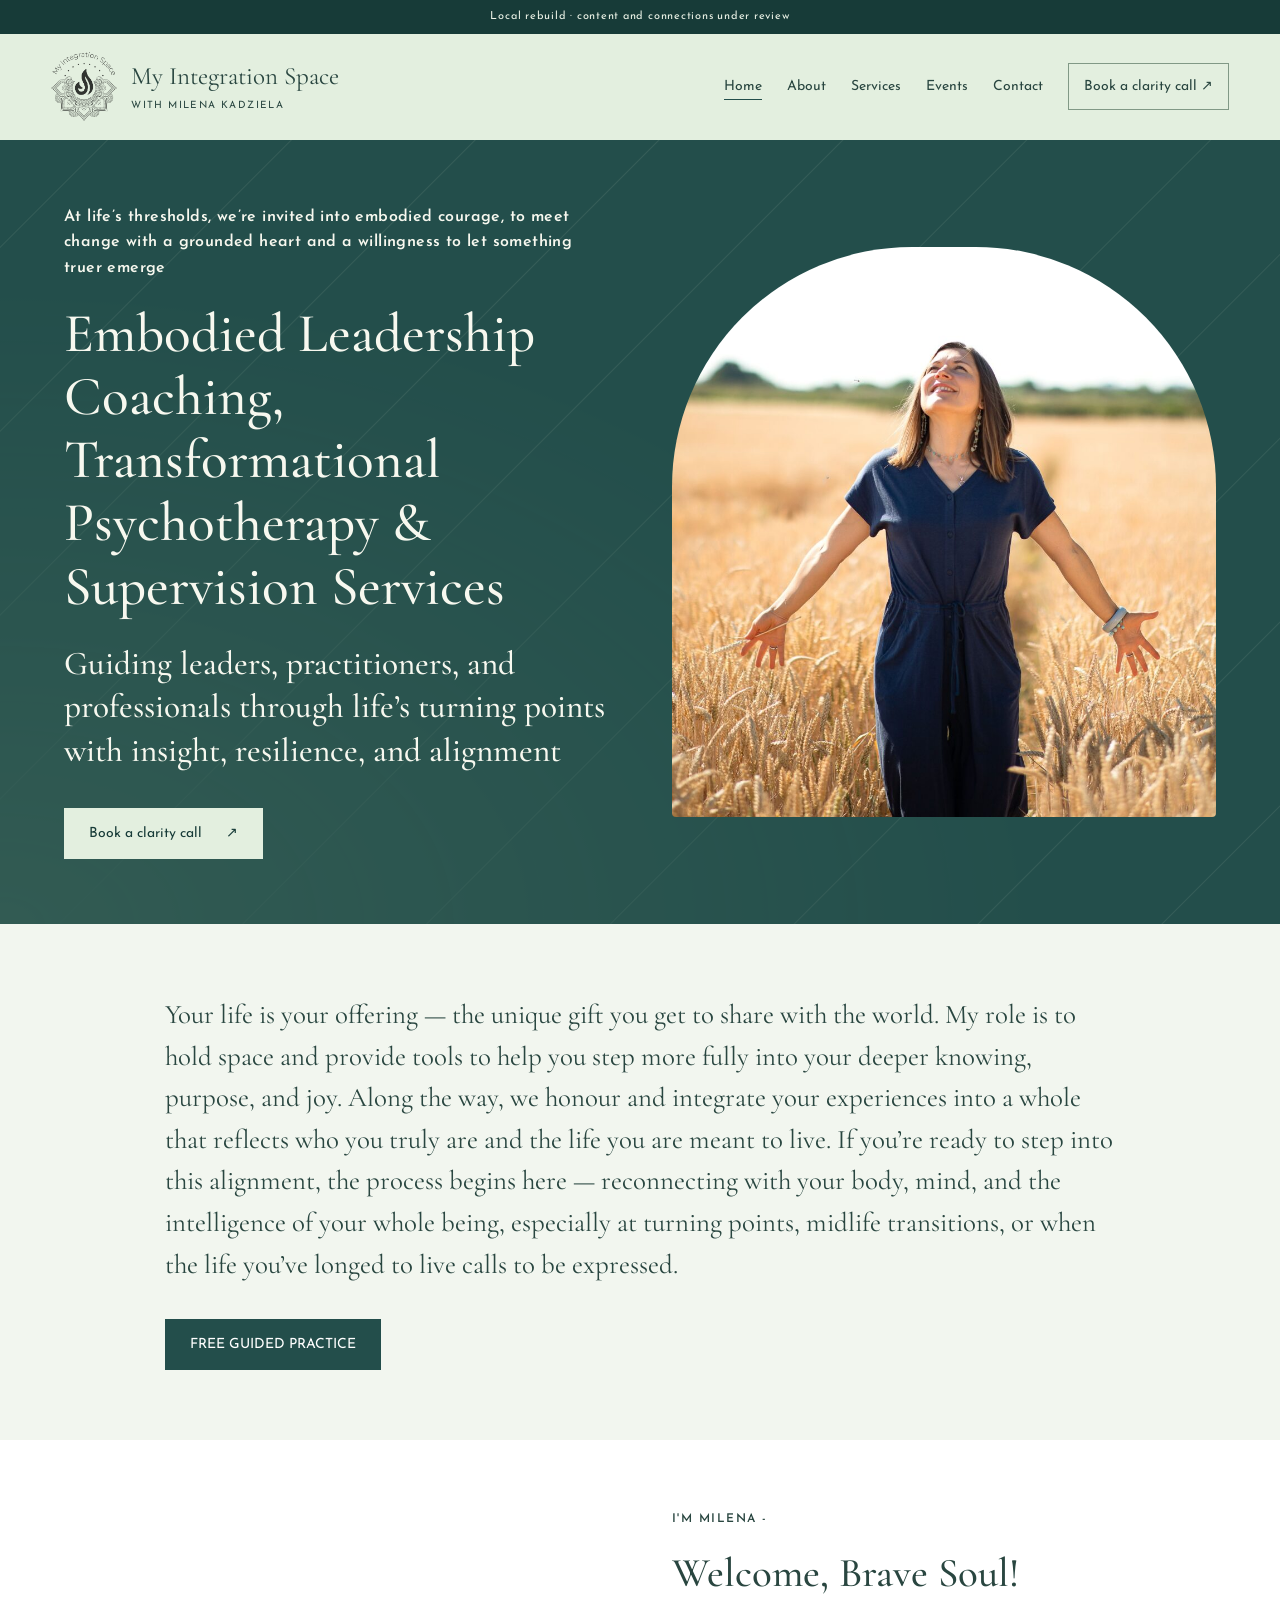
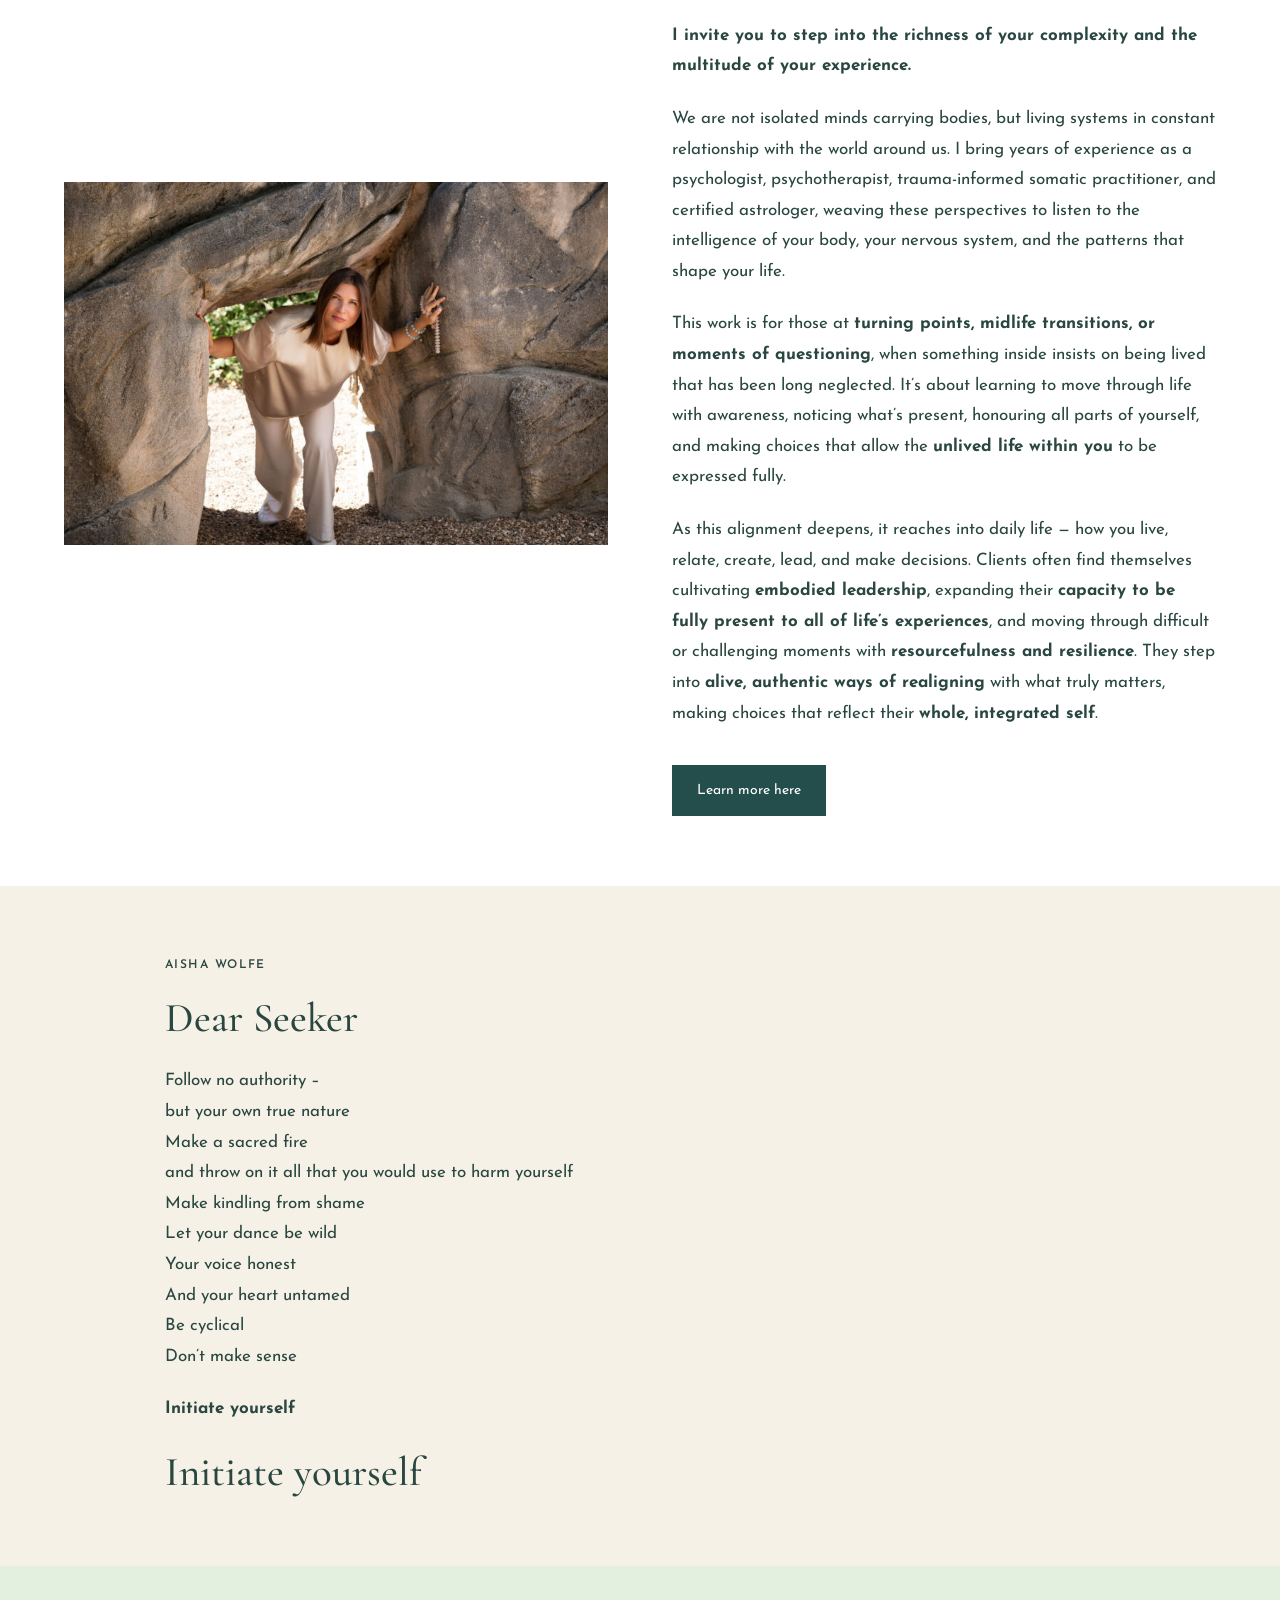
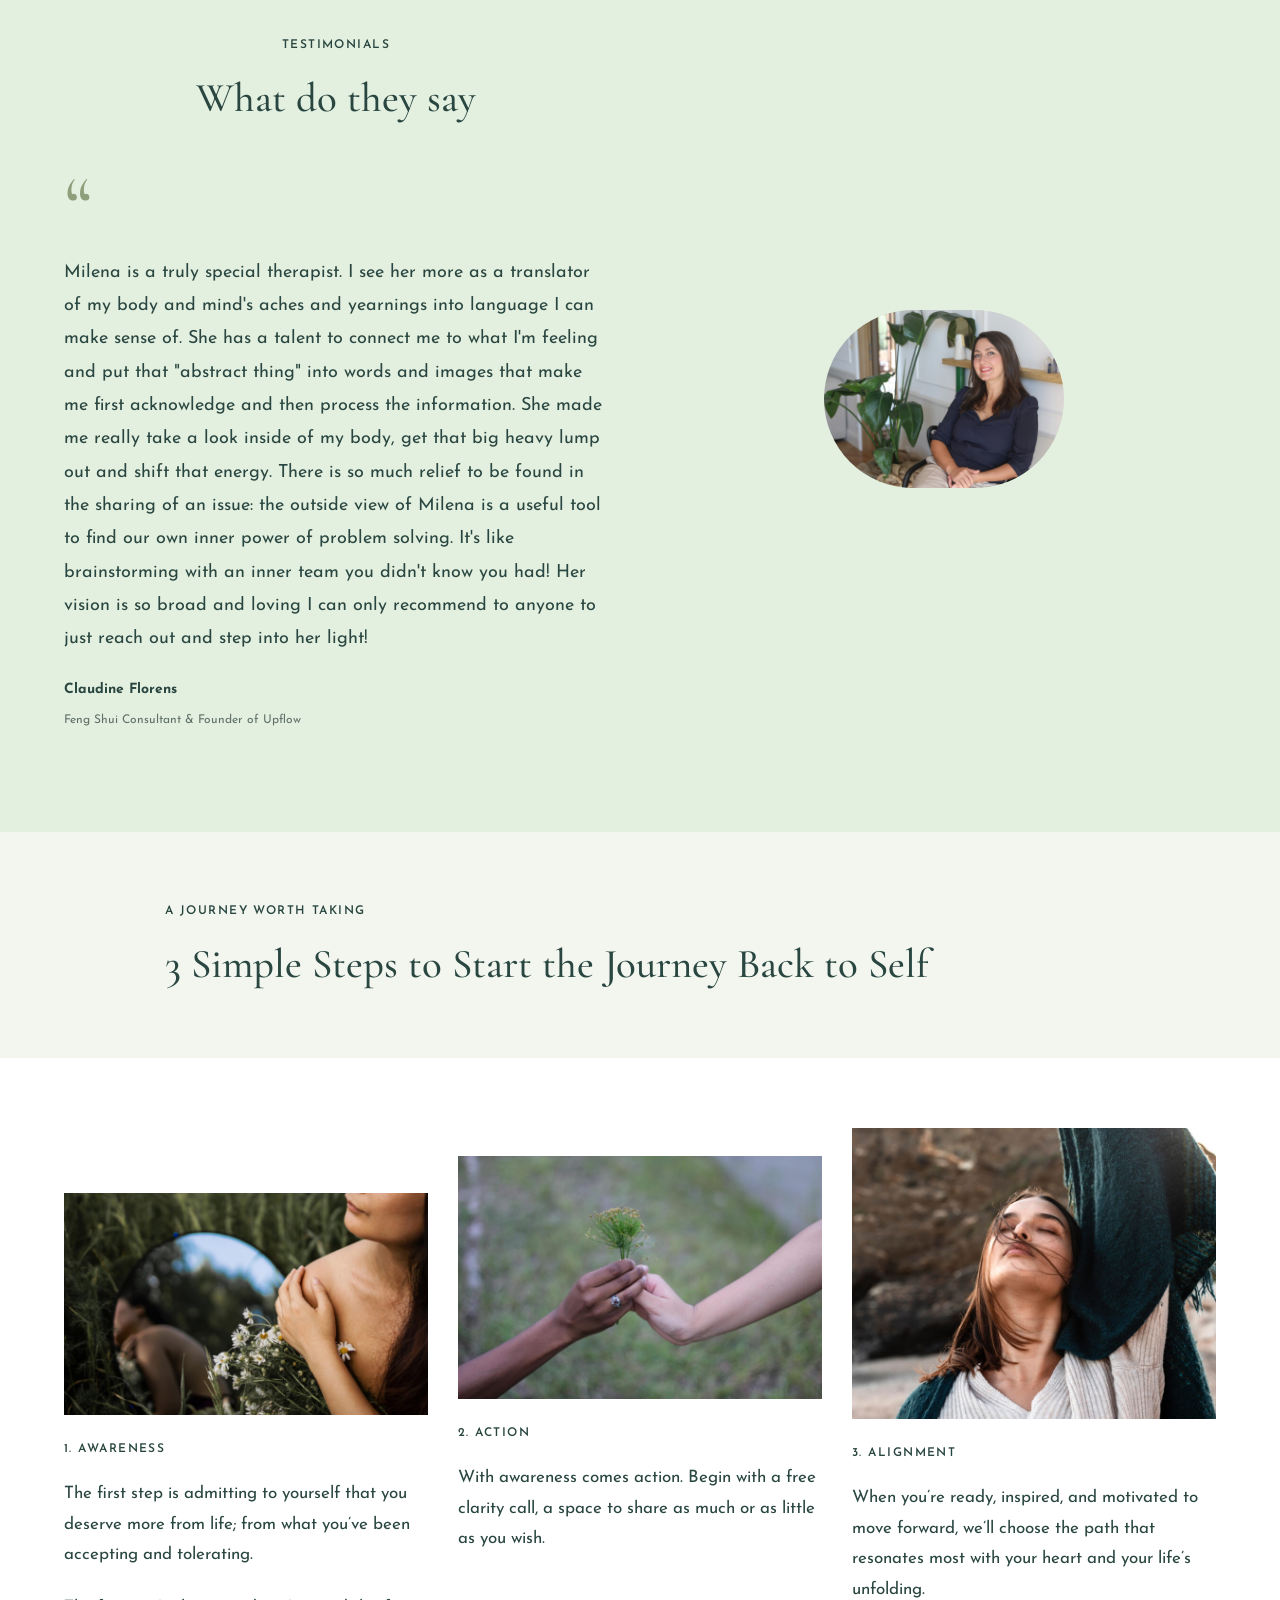
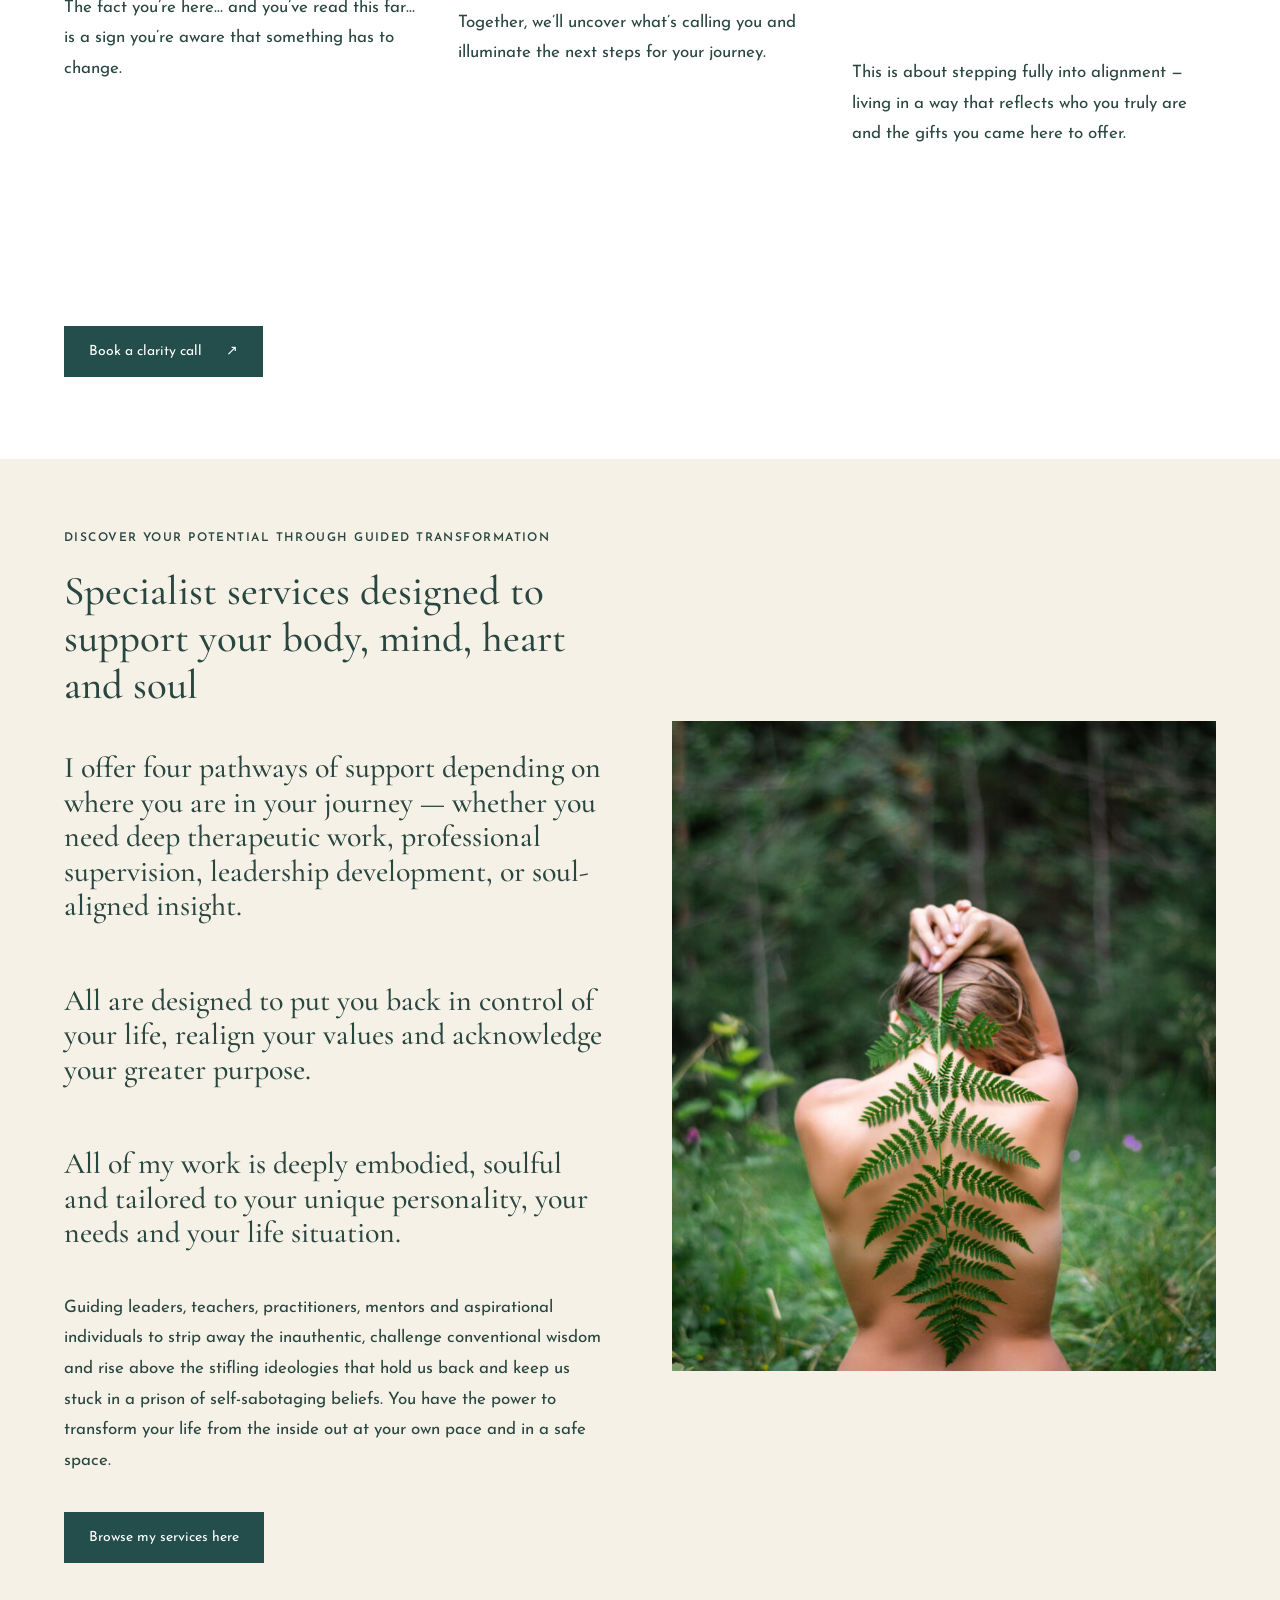
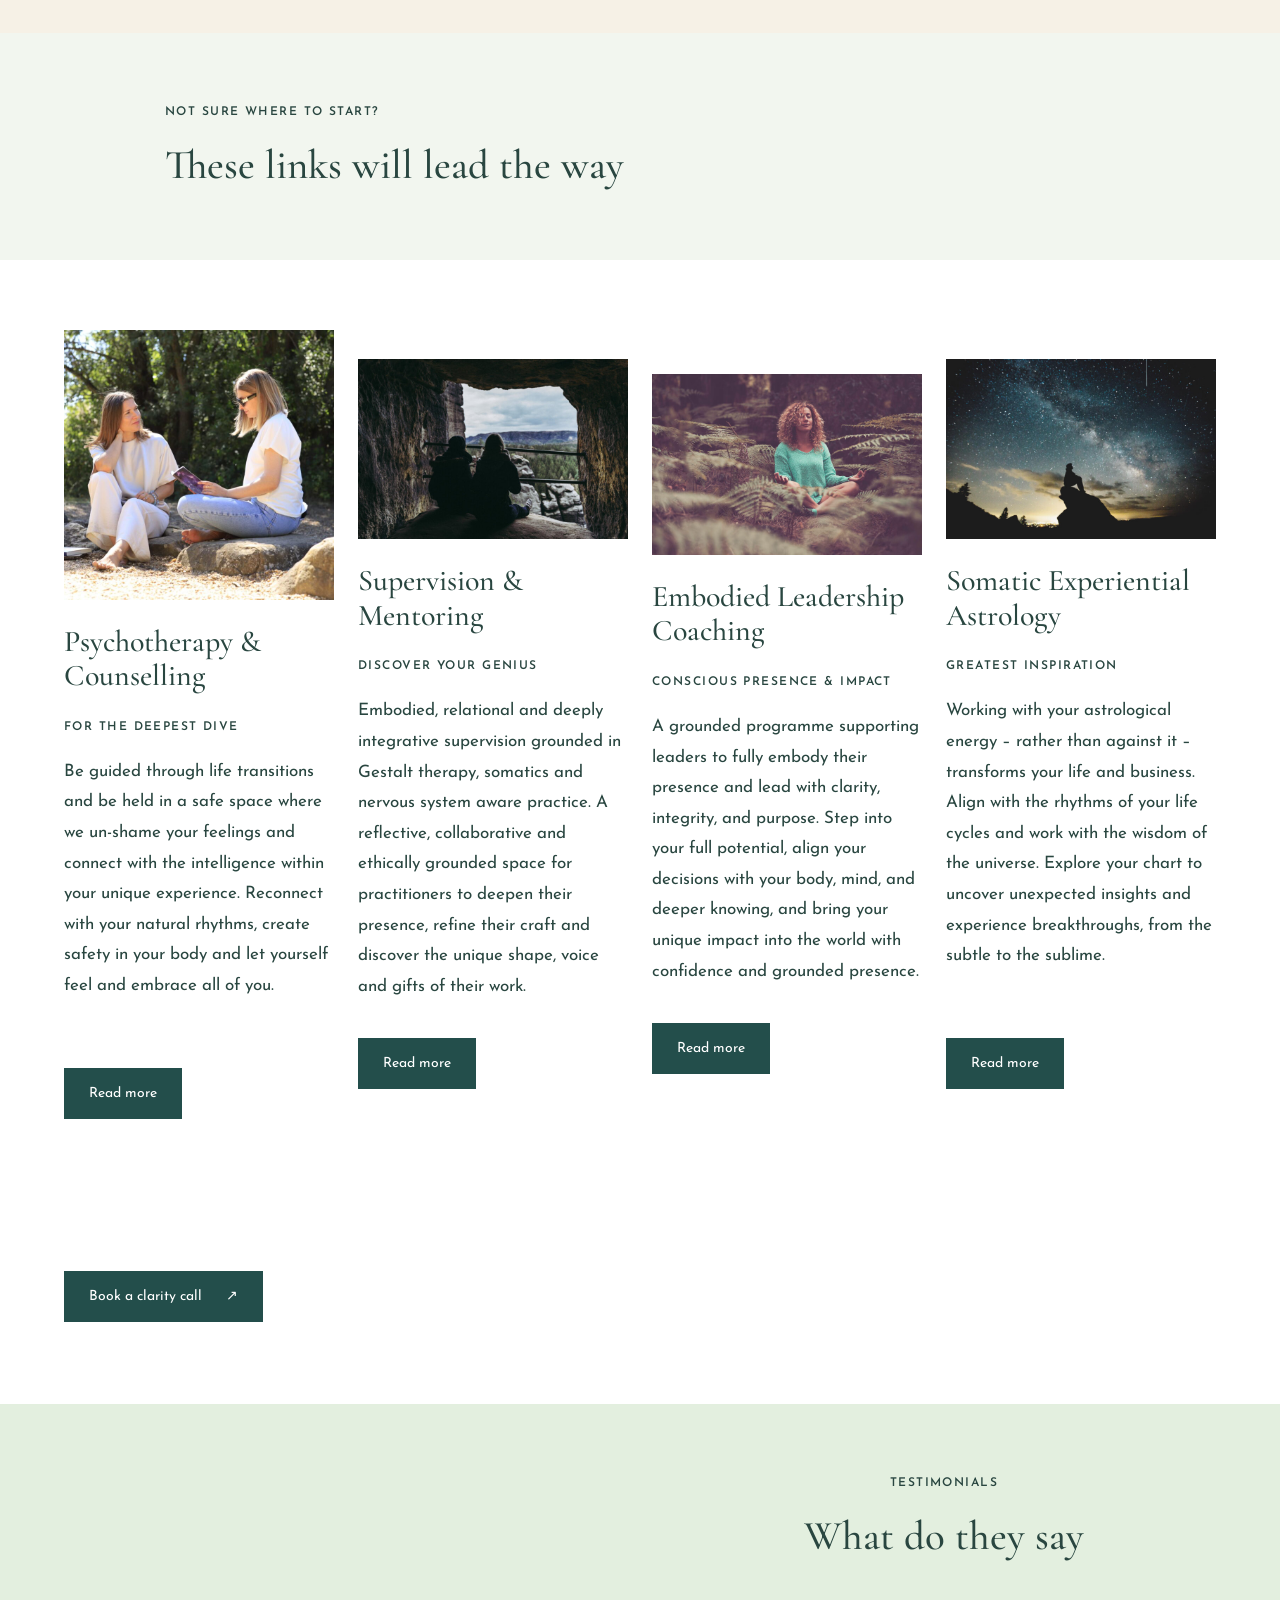
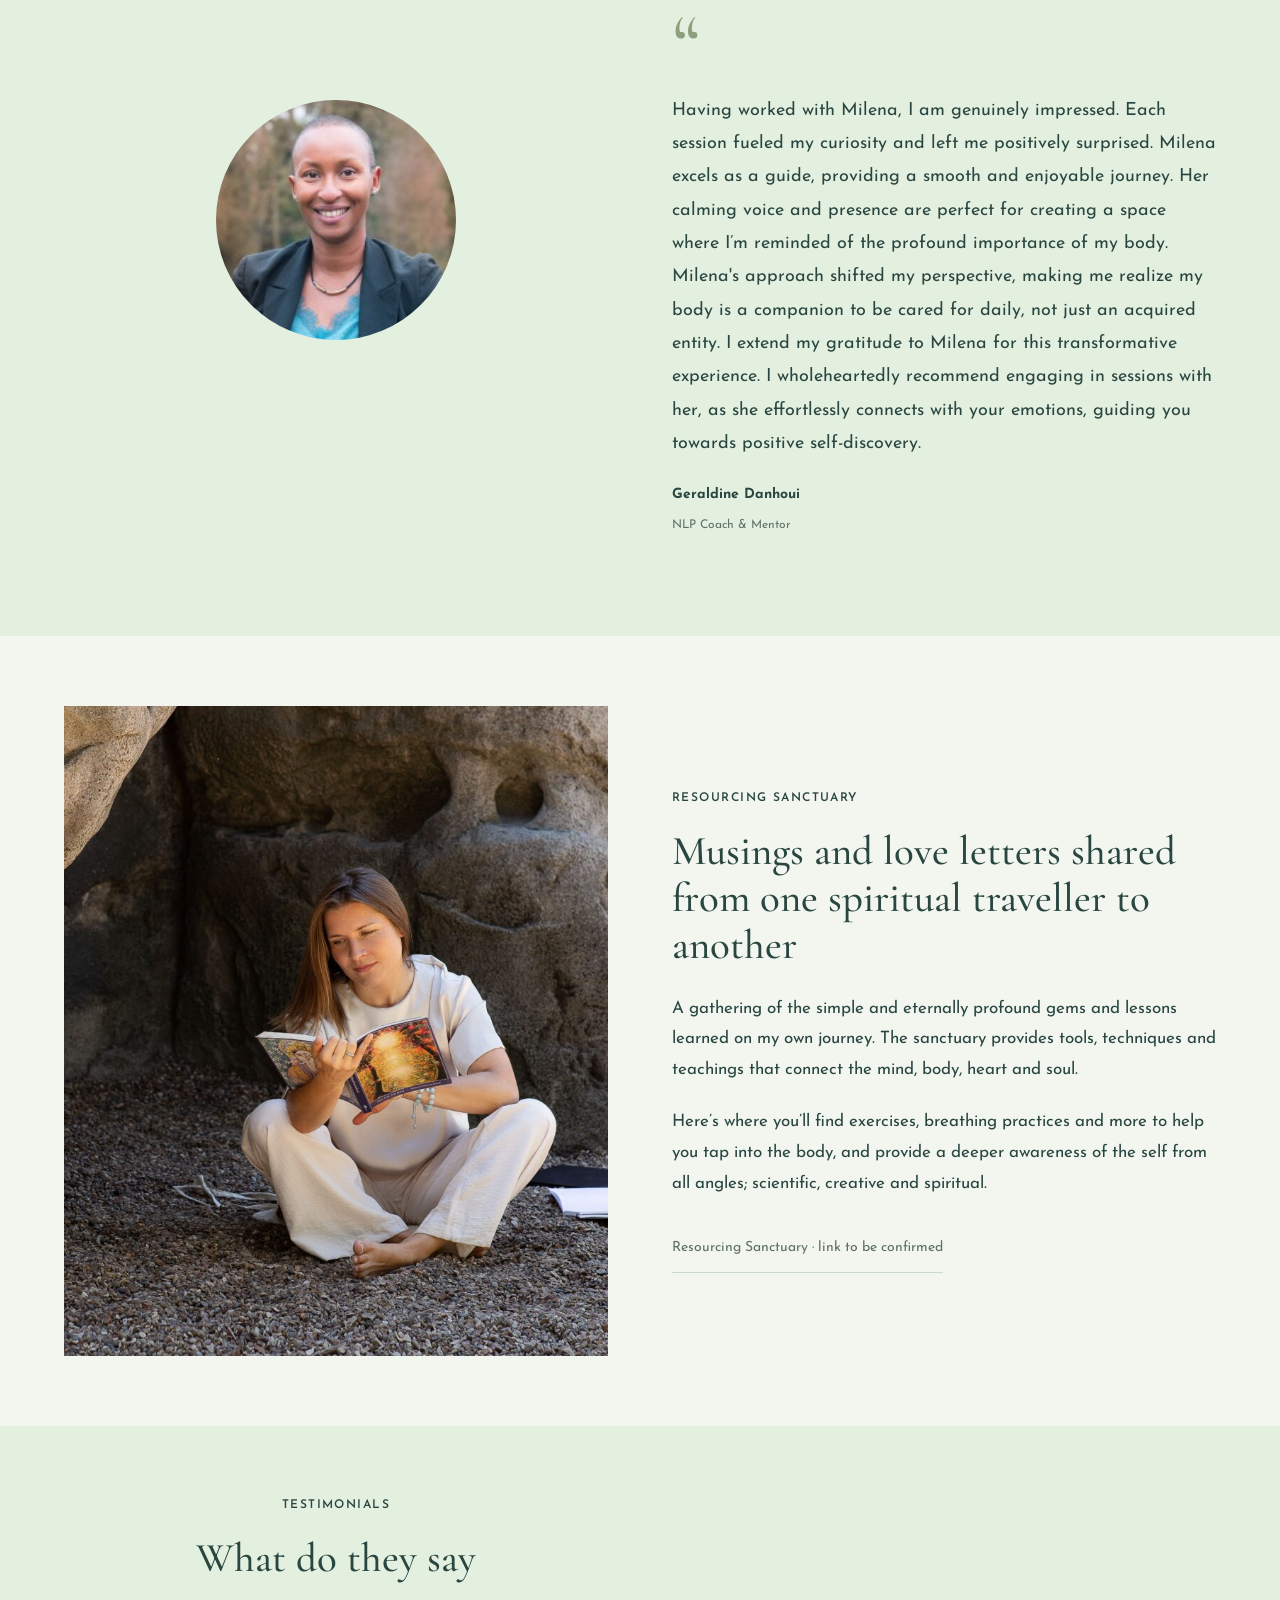
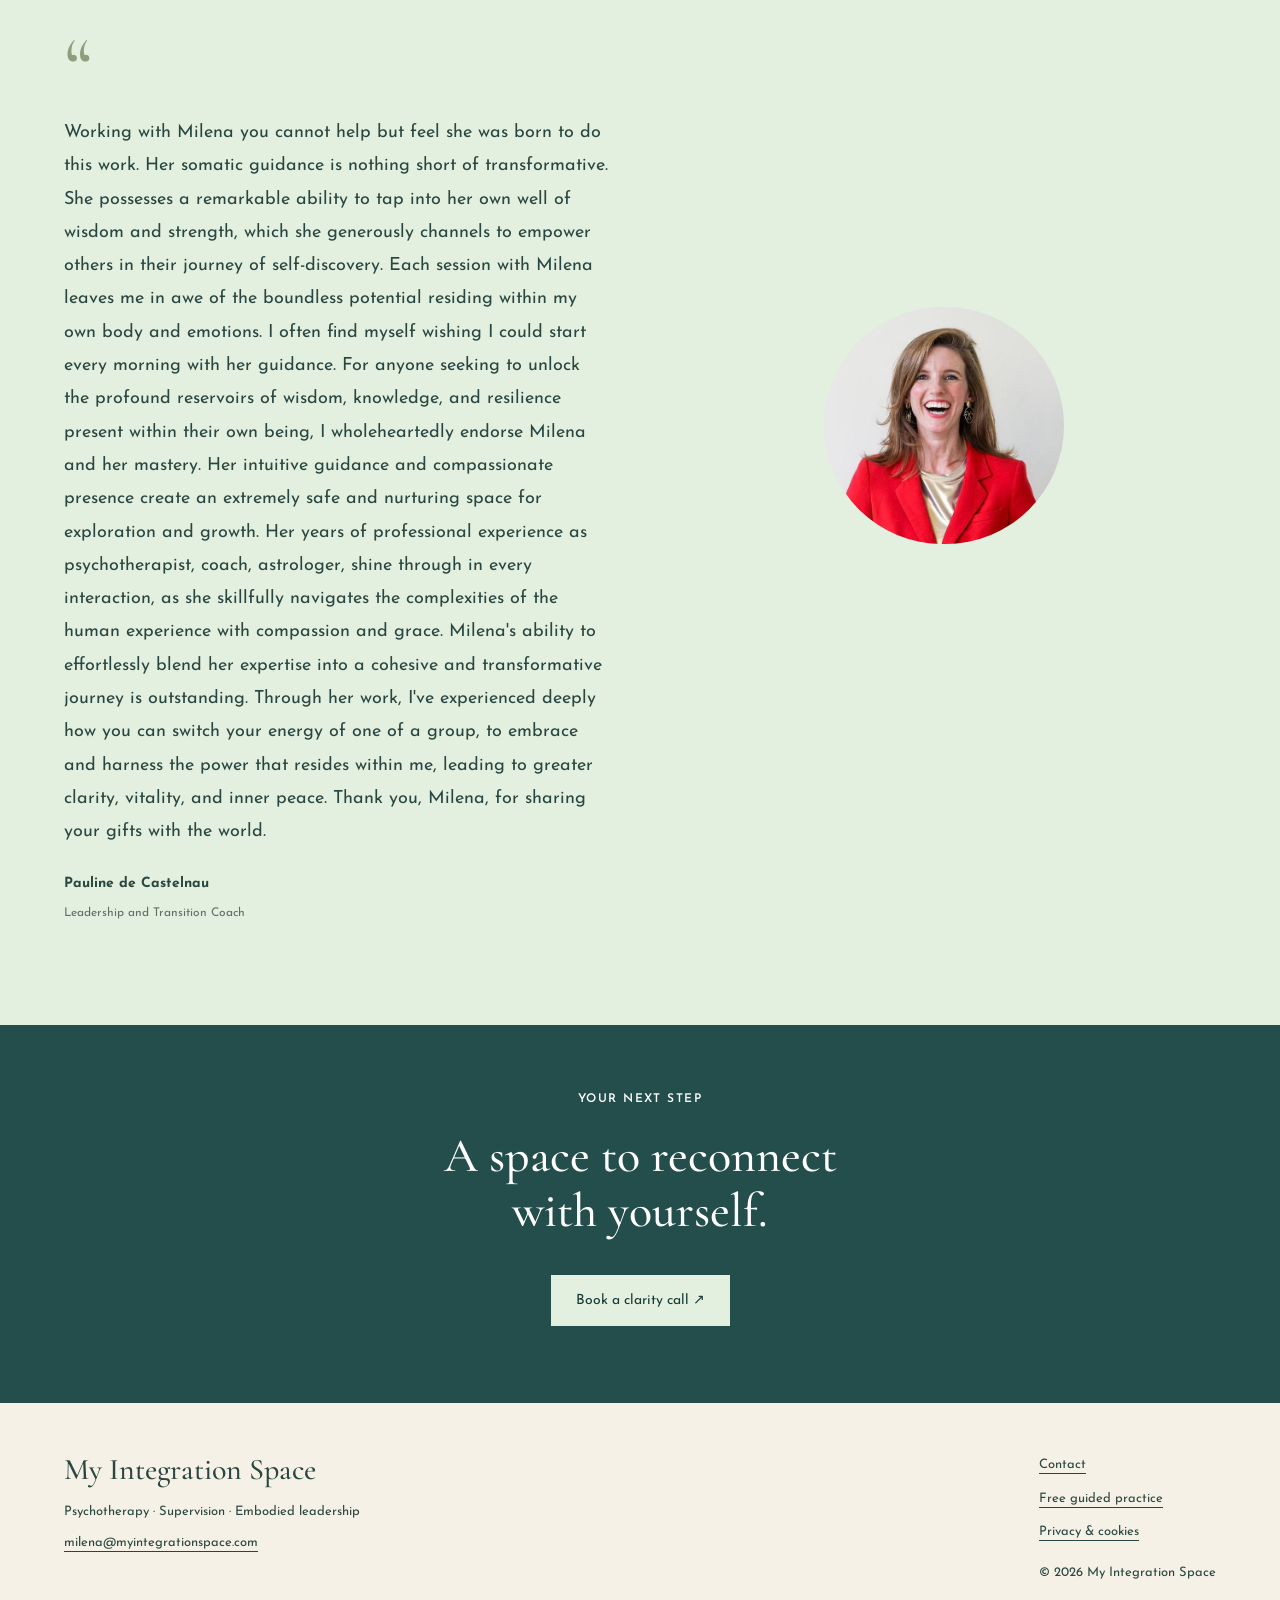
<file: My Integartion Space/index.html>
<!doctype html>
<html lang="en">
  <head>
    <meta charset="utf-8">
    <meta name="viewport" content="width=device-width,initial-scale=1">
    <meta name="robots" content="noindex,nofollow">
    <meta name="description" content="Home — My Integration Space with Milena Kadziela. Psychotherapy, somatic practice, supervision and embodied leadership.">
    <title>Home | My Integration Space</title>
    <link rel="stylesheet" href="assets/styles.css">
    <script src="assets/site.js" defer></script>
    <link rel="icon" type="image/svg+xml" sizes="any" href="favicon.svg?v=1">
  </head>
  <body class="page-home">
    <a class="skip" href="#main">Skip to content</a>
    <div class="preview-bar">Local rebuild · content and connections under review</div>
    <header class="site-header">
      <a class="brand" href="index.html">
        <img src="images/Logo-White-My-Integration-Space-980x1024-1.png" alt="My Integration Space">
        <span>My Integration Space<small>with Milena Kadziela</small>
        </span>
      </a>
      <button class="menu-toggle" aria-expanded="false" aria-controls="navigation" hidden>Menu</button>
      <nav id="navigation" aria-label="Main navigation">
        <a aria-current="page" href="index.html">Home</a>
        <a href="about-me/index.html">About</a>
        <a href="services/index.html">Services</a>
        <a href="events/index.html">Events</a>
        <a href="contact/index.html">Contact</a>
        <a class="nav-book" href="https://calendly.com/milena-myintegrationspace/20min">Book a clarity call ↗</a>
      </nav>
    </header>
    <main id="main">
      <!-- Original page section 3ad14662 — edit the text and images below -->
      <section class="content-section hero" data-source-section="3ad14662">
        <div class="section-inner">
          <div class="layout cols-2">
            <div class="column">
              <div class="flow">
                <p class="eyebrow">At life’s thresholds, we’re invited into embodied courage, to meet change with a grounded heart and a willingness to let something truer emerge</p>
                <h1>Embodied Leadership Coaching, Transformational Psychotherapy &amp; Supervision Services</h1>
                <h2>Guiding leaders, practitioners, and professionals through life’s turning points with insight, resilience, and alignment</h2>
                <a class="button" href="https://calendly.com/milena-myintegrationspace/20min">Book a clarity call <span aria-hidden="true">↗</span>
                </a>
              </div>
            </div>
            <div class="column">
              <figure class="photo">
                <img src="images/My%20Integration%20Space_files/MG_9394-1012x1024.jpg" alt="Milena in a natural setting" loading="lazy">
                <figcaption class="missing-caption" hidden>Image to add<span>MG_9394-1012x1024.jpg</span>
                </figcaption>
              </figure>
            </div>
          </div>
        </div>
      </section>
      <!-- Original page section 5518c370 — edit the text and images below -->
      <section class="content-section sage-section" data-source-section="5518c370">
        <div class="section-inner">
          <div class="flow">
            <p class="lead">Your life is your offering — the unique gift you get to share with the world. My role is to hold space and provide tools to help you step more fully into your deeper knowing, purpose, and joy. Along the way, we honour and integrate your experiences into a whole that reflects who you truly are and the life you are meant to live. If you’re ready to step into this alignment, the process begins here — reconnecting with your body, mind, and the intelligence of your whole being, especially at turning points, midlife transitions, or when the life you’ve longed to live calls to be expressed.</p>
            <a class="button" href="form/index.html">FREE GUIDED PRACTICE</a>
          </div>
        </div>
      </section>
      <!-- Original page section 7c1ba2c6 — edit the text and images below -->
      <section class="content-section" data-source-section="7c1ba2c6">
        <div class="section-inner">
          <div class="layout cols-2">
            <div class="column">
              <figure class="photo">
                <img src="images/My%20Integration%20Space_files/2022-MILENA-THROUGH-THE-TRESHOLD--768x512.jpg" alt="Milena in a natural setting" loading="lazy">
                <figcaption class="missing-caption" hidden>Image to add<span>2022-MILENA-THROUGH-THE-TRESHOLD--768x512.jpg</span>
                </figcaption>
              </figure>
            </div>
            <div class="column">
              <div class="flow">
                <p class="eyebrow">I'm Milena -</p>
                <h2>Welcome, Brave Soul!</h2>
                <div class="rich-text">
                  <p>
                    <strong>I invite you to step into the richness of your complexity and the multitude of your experience.</strong>
                  </p>
                  <p>We are not isolated minds carrying bodies, but living systems in constant relationship with the world around us. I bring years of experience as a psychologist, psychotherapist, trauma-informed somatic practitioner, and certified astrologer, weaving these perspectives to listen to the intelligence of your body, your nervous system, and the patterns that shape your life.</p>
                  <p>This work is for those at <strong>turning points, midlife transitions, or moments of questioning</strong>, when something inside insists on being lived that has been long neglected. It’s about learning to move through life with awareness, noticing what’s present, honouring all parts of yourself, and making choices that allow the <strong>unlived life within you</strong> to be expressed fully.</p>
                  <p>As this alignment deepens, it reaches into daily life — how you live, relate, create, lead, and make decisions. Clients often find themselves cultivating <strong>embodied leadership</strong>, expanding their <strong>capacity to be fully present to all of life’s experiences</strong>, and moving through difficult or challenging moments with <strong>resourcefulness and resilience</strong>. They step into <strong>alive, authentic ways of realigning</strong> with what truly matters, making choices that reflect their <strong>whole, integrated self</strong>.</p>
                </div>
                <a class="button" href="about-me/index.html">Learn more here</a>
              </div>
            </div>
          </div>
        </div>
      </section>
      <!-- Original page section b09192d — edit the text and images below -->
      <section class="content-section cream-section" data-source-section="b09192d">
        <div class="section-inner">
          <div class="flow">
            <p class="eyebrow">Aisha Wolfe</p>
            <h2>Dear Seeker</h2>
            <div class="rich-text">
              <p>Follow no authority –  <br>but your own true nature<br>Make a sacred fire <br>and throw on it all that you would use to harm yourself<br>Make kindling from shame<br>Let your dance be wild<br>Your voice honest<br>And your heart untamed<br>Be cyclical<br>Don’t make sense</p>
              <p>
                <strong>Initiate yourself</strong>
              </p>
            </div>
            <h2>Initiate yourself</h2>
          </div>
        </div>
      </section>
      <!-- Original page section a2b66f7 — edit the text and images below -->
      <section class="content-section review-section" data-source-section="a2b66f7">
        <div class="section-inner">
          <div class="layout cols-2">
            <div class="column">
              <div class="flow">
                <p class="eyebrow">Testimonials</p>
                <h2>What do they say</h2>
                <div class="testimonials">
                  <blockquote class="testimonial">
                    <span class="quote-mark" aria-hidden="true">“</span>
                    <p>Milena is a truly special therapist. I see her more as a translator of my body and mind's aches and yearnings into language I can make sense of. She has a talent to connect me to what I'm feeling and put that "abstract thing" into words and images that make me first acknowledge and then process the information. She made me really take a look inside of my body, get that big heavy lump out and shift that energy. There is so much relief to be found in the sharing of an issue: the outside view of Milena is a useful tool to find our own inner power of problem solving. It's like brainstorming with an inner team you didn't know you had! Her vision is so broad and loving I can only recommend to anyone to just reach out and step into her light!</p>
                    <footer>
                      <strong>Claudine Florens</strong>
                      <span>Feng Shui Consultant &amp; Founder of Upflow</span>
                    </footer>
                  </blockquote>
                </div>
              </div>
            </div>
            <div class="column">
              <figure class="photo">
                <img src="images/My%20Integration%20Space_files/pack3.jpg" alt="Milena in a natural setting" loading="lazy">
                <figcaption class="missing-caption" hidden>Image to add<span>pack3.jpg</span>
                </figcaption>
              </figure>
            </div>
          </div>
        </div>
      </section>
      <!-- Original page section 10a0d4c1 — edit the text and images below -->
      <section class="content-section sage-section" data-source-section="10a0d4c1">
        <div class="section-inner">
          <div class="flow">
            <p class="eyebrow">A Journey Worth Taking</p>
            <h2>3 Simple Steps to Start the Journey Back to Self</h2>
          </div>
        </div>
      </section>
      <!-- Original page section 9136fcd — edit the text and images below -->
      <section class="content-section" data-source-section="9136fcd">
        <div class="section-inner">
          <div class="layout cols-3">
            <div class="column">
              <div class="flow">
                <figure class="photo">
                  <img src="images/My%20Integration%20Space_files/25226212-768x468.jpg" alt="Photograph from the original home page" loading="lazy">
                  <figcaption class="missing-caption" hidden>Image to add<span>25226212-768x468.jpg</span>
                  </figcaption>
                </figure>
                <p class="eyebrow">1. Awareness</p>
                <div class="rich-text">
                  <p>The first step is admitting to yourself that you deserve more from life; from what you’ve been accepting and tolerating. </p>
                  <p>The fact you’re here… and you’ve read this far… is a sign you’re aware that something has to change.</p>
                </div>
              </div>
            </div>
            <div class="column">
              <div class="flow">
                <figure class="photo">
                  <img src="images/My%20Integration%20Space_files/8769783-768x512.jpg" alt="Photograph from the original home page" loading="lazy">
                  <figcaption class="missing-caption" hidden>Image to add<span>8769783-768x512.jpg</span>
                  </figcaption>
                </figure>
                <p class="eyebrow">2. Action</p>
                <div class="rich-text">
                  <p>With awareness comes action. Begin with a free clarity call, a space to share as much or as little as you wish.</p>
                  <p>
                    <br>Together, we’ll uncover what’s calling you and illuminate the next steps for your journey.</p>
                  <p> </p>
                </div>
              </div>
            </div>
            <div class="column">
              <div class="flow">
                <figure class="photo">
                  <img src="images/My%20Integration%20Space_files/2148801490-768x614.jpg" alt="Photograph from the original home page" loading="lazy">
                  <figcaption class="missing-caption" hidden>Image to add<span>2148801490-768x614.jpg</span>
                  </figcaption>
                </figure>
                <p class="eyebrow">3. Alignment</p>
                <div class="rich-text">
                  <p>When you’re ready, inspired, and motivated to move forward, we’ll choose the path that resonates most with your heart and your life’s unfolding.</p>
                  <p>
                    <br>This is about stepping fully into alignment — living in a way that reflects who you truly are and the gifts you came here to offer.</p>
                </div>
              </div>
            </div>
          </div>
        </div>
      </section>
      <!-- Original page section 9480c47 — edit the text and images below -->
      <section class="content-section" data-source-section="9480c47">
        <div class="section-inner">
          <a class="button" href="https://calendly.com/milena-myintegrationspace/20min">Book a clarity call <span aria-hidden="true">↗</span>
          </a>
        </div>
      </section>
      <!-- Original page section 425f1574 — edit the text and images below -->
      <section class="content-section cream-section" data-source-section="425f1574">
        <div class="section-inner">
          <div class="layout cols-2">
            <div class="column">
              <div class="flow">
                <p class="eyebrow">Discover your potential through guided transformation</p>
                <h2>Specialist services designed to support your body, mind, heart and soul</h2>
                <article class="service-card">
                  <div>
                    <h3>
                      <span>
							I offer four pathways of support depending on where you are in your journey — whether you need deep therapeutic work, professional supervision, leadership development, or soul-aligned insight.						</span>
                    </h3>
                  </div>
                </article>
                <article class="service-card">
                  <div>
                    <h3>
                      <span>
							All are designed to put you back in control of your life, realign your values and acknowledge your greater purpose. 						</span>
                    </h3>
                  </div>
                </article>
                <article class="service-card">
                  <div>
                    <h3>
                      <span>
							All of my work is deeply embodied, soulful and tailored to your unique personality, your needs and your life situation. 						</span>
                    </h3>
                  </div>
                </article>
                <div class="rich-text">
                  <p>Guiding leaders, teachers, practitioners, mentors and aspirational individuals to strip away the inauthentic, challenge conventional wisdom and rise above the stifling ideologies that hold us back and keep us stuck in a prison of self-sabotaging beliefs. You have the power to transform your life from the inside out at your own pace and in a safe space. </p>
                </div>
                <a class="button" href="services/index.html#journey">Browse my services here</a>
              </div>
            </div>
            <div class="column">
              <figure class="photo">
                <img src="images/woman-with-naked-back-sits-forest-holds-leaf-green-fern-forest-768x960.jpg" alt="Photograph from the original home page" loading="lazy">
                <figcaption class="missing-caption" hidden>Image to add<span>woman-with-naked-back-sits-forest-holds-leaf-green-fern-forest-768x960.jpg</span>
                </figcaption>
              </figure>
            </div>
          </div>
        </div>
      </section>
      <!-- Original page section 35a85f1e — edit the text and images below -->
      <section class="content-section sage-section" data-source-section="35a85f1e">
        <div class="section-inner">
          <div class="flow">
            <p class="eyebrow">Not sure where to start?</p>
            <h2>These links will lead the way</h2>
          </div>
        </div>
      </section>
      <!-- Original page section f7d0d55 — edit the text and images below -->
      <section class="content-section" data-source-section="f7d0d55">
        <div class="section-inner">
          <div class="layout cols-4">
            <div class="column">
              <div class="flow">
                <figure class="photo">
                  <img src="images/My%20Integration%20Space_files/MG_9674-scaled-ps00487e2lxtuwb118rijslx5ut76ss6cvlf0qq5fk-768x768.jpg" alt="Milena in a natural setting" loading="lazy">
                  <figcaption class="missing-caption" hidden>Image to add<span>MG_9674-scaled-ps00487e2lxtuwb118rijslx5ut76ss6cvlf0qq5fk-768x768.jpg</span>
                  </figcaption>
                </figure>
                <h3>Psychotherapy &amp; Counselling</h3>
                <p class="eyebrow">For the deepest dive</p>
                <div class="rich-text">
                  <p>Be guided through life transitions and be held in a safe space where we un-shame your feelings and connect with the intelligence within your unique experience. Reconnect with your natural rhythms, create safety in your body and let yourself feel and embrace all of you.<br>
                    <br>
                  </p>
                </div>
                <a class="button" href="services/index.html#psychotherapy">Read more</a>
              </div>
            </div>
            <div class="column">
              <div class="flow">
                <figure class="photo">
                  <img src="images/My%20Integration%20Space_files/27182059-768x512.jpg" alt="Photograph from the original home page" loading="lazy">
                  <figcaption class="missing-caption" hidden>Image to add<span>27182059-768x512.jpg</span>
                  </figcaption>
                </figure>
                <h3>Supervision &amp; Mentoring</h3>
                <p class="eyebrow">Discover your genius</p>
                <div class="rich-text">
                  <p>Embodied, relational and deeply integrative supervision grounded in Gestalt therapy, somatics and nervous system aware practice. A reflective, collaborative and ethically grounded space for practitioners to deepen their presence, refine their craft and discover the unique shape, voice and gifts of their work.</p>
                </div>
                <a class="button" href="services/index.html#holistic">Read more</a>
              </div>
            </div>
            <div class="column">
              <div class="flow">
                <figure class="photo">
                  <img src="images/My%20Integration%20Space_files/21806150-768x513.jpg" alt="Photograph from the original home page" loading="lazy">
                  <figcaption class="missing-caption" hidden>Image to add<span>21806150-768x513.jpg</span>
                  </figcaption>
                </figure>
                <h3>Embodied Leadership Coaching</h3>
                <p class="eyebrow">Conscious presence &amp; impact</p>
                <div class="rich-text">
                  <p>A grounded programme supporting leaders to fully embody their presence and lead with clarity, integrity, and purpose. Step into your full potential, align your decisions with your body, mind, and deeper knowing, and bring your unique impact into the world with confidence and grounded presence.</p>
                </div>
                <a class="button" href="services/index.html#embodied">Read more</a>
              </div>
            </div>
            <div class="column">
              <div class="flow">
                <figure class="photo">
                  <img src="images/My%20Integration%20Space_files/28000323-768x512.jpg" alt="Photograph from the original home page" loading="lazy">
                  <figcaption class="missing-caption" hidden>Image to add<span>28000323-768x512.jpg</span>
                  </figcaption>
                </figure>
                <h3>Somatic Experiential Astrology</h3>
                <p class="eyebrow">Greatest inspiration</p>
                <div class="rich-text">
                  <p>Working with your astrological energy – rather than against it – transforms your life and business. Align with the rhythms of your life cycles and work with the wisdom of the universe. Explore your chart to uncover unexpected insights and experience breakthroughs, from the subtle to the sublime.<br>
                    <br>
                  </p>
                </div>
                <a class="button" href="services/index.html#astrology">Read more</a>
              </div>
            </div>
          </div>
        </div>
      </section>
      <!-- Original page section 510ab5a — edit the text and images below -->
      <section class="content-section" data-source-section="510ab5a">
        <div class="section-inner">
          <a class="button" href="https://calendly.com/milena-myintegrationspace/20min">Book a clarity call <span aria-hidden="true">↗</span>
          </a>
        </div>
      </section>
      <!-- Original page section 5f64ced — edit the text and images below -->
      <section class="content-section review-section" data-source-section="5f64ced">
        <div class="section-inner">
          <div class="layout cols-2">
            <div class="column">
              <figure class="photo">
                <img src="images/My%20Integration%20Space_files/1647891913767.jpeg" alt="Photograph from the original home page" loading="lazy">
                <figcaption class="missing-caption" hidden>Image to add<span>1647891913767.jpeg</span>
                </figcaption>
              </figure>
            </div>
            <div class="column">
              <div class="flow">
                <p class="eyebrow">Testimonials</p>
                <h2>What do they say</h2>
                <div class="testimonials">
                  <blockquote class="testimonial">
                    <span class="quote-mark" aria-hidden="true">“</span>
                    <p>Having worked with Milena, I am genuinely impressed. Each session fueled my curiosity and left me positively surprised. Milena excels as a guide, providing a smooth and enjoyable journey. Her calming voice and presence are perfect for creating a space where I’m reminded of the profound importance of my body. Milena's approach shifted my perspective, making me realize my body is a companion to be cared for daily, not just an acquired entity. I extend my gratitude to Milena for this transformative experience. I wholeheartedly recommend engaging in sessions with her, as she effortlessly connects with your emotions, guiding you towards positive self-discovery.</p>
                    <footer>
                      <strong>Geraldine Danhoui</strong>
                      <span>NLP Coach &amp; Mentor</span>
                    </footer>
                  </blockquote>
                </div>
              </div>
            </div>
          </div>
        </div>
      </section>
      <!-- Original page section 519009d6 — edit the text and images below -->
      <section class="content-section sage-section" data-source-section="519009d6">
        <div class="section-inner">
          <div class="layout cols-2">
            <div class="column">
              <figure class="photo">
                <img src="images/My%20Integration%20Space_files/MG_9597-768x1148.jpg" alt="Milena in a natural setting" loading="lazy">
                <figcaption class="missing-caption" hidden>Image to add<span>MG_9597-768x1148.jpg</span>
                </figcaption>
              </figure>
            </div>
            <div class="column">
              <div class="flow">
                <p class="eyebrow">Resourcing Sanctuary</p>
                <h2>Musings and love letters shared from one spiritual traveller to another</h2>
                <div class="rich-text">
                  <p>A gathering of the simple and eternally profound gems and lessons learned on my own journey. The sanctuary provides tools, techniques and teachings that connect the mind, body, heart and soul. </p>
                  <p>Here’s where you’ll find exercises, breathing practices and more to help you tap into the body, and provide a deeper awareness of the self from all angles; scientific, creative and spiritual.</p>
                </div>
                <span class="unavailable-link">Resourcing Sanctuary · link to be confirmed</span>
              </div>
            </div>
          </div>
        </div>
      </section>
      <!-- Original page section 435f988 — edit the text and images below -->
      <section class="content-section review-section" data-source-section="435f988">
        <div class="section-inner">
          <div class="layout cols-2">
            <div class="column">
              <div class="flow">
                <p class="eyebrow">Testimonials</p>
                <h2>What do they say</h2>
                <div class="testimonials">
                  <blockquote class="testimonial">
                    <span class="quote-mark" aria-hidden="true">“</span>
                    <p>Working with Milena you cannot help but feel she was born to do this work. Her somatic guidance is nothing short of transformative. She possesses a remarkable ability to tap into her own well of wisdom and strength, which she generously channels to empower others in their journey of self-discovery. Each session with Milena leaves me in awe of the boundless potential residing within my own body and emotions. I often find myself wishing I could start every morning with her guidance. For anyone seeking to unlock the profound reservoirs of wisdom, knowledge, and resilience present within their own being, I wholeheartedly endorse Milena and her mastery. Her intuitive guidance and compassionate presence create an extremely safe and nurturing space for exploration and growth. Her years of professional experience as psychotherapist, coach, astrologer, shine through in every interaction, as she skillfully navigates the complexities of the human experience with compassion and grace. Milena's ability to effortlessly blend her expertise into a cohesive and transformative journey is outstanding. Through her work, I've experienced deeply how you can switch your energy of one of a group, to embrace and harness the power that resides within me, leading to greater clarity, vitality, and inner peace. Thank you, Milena, for sharing your gifts with the world.</p>
                    <footer>
                      <strong>Pauline de Castelnau</strong>
                      <span>Leadership and Transition Coach</span>
                    </footer>
                  </blockquote>
                </div>
              </div>
            </div>
            <div class="column">
              <figure class="photo">
                <img src="images/My%20Integration%20Space_files/WhatsApp-Image-2024-04-12-at-13.20.35.jpeg" alt="Photograph from the original home page" loading="lazy">
                <figcaption class="missing-caption" hidden>Image to add<span>WhatsApp-Image-2024-04-12-at-13.20.35.jpeg</span>
                </figcaption>
              </figure>
            </div>
          </div>
        </div>
      </section>
    </main>
    <section class="closing">
      <p class="eyebrow">Your next step</p>
      <h2>A space to reconnect<br>with yourself.</h2>
      <a class="button" href="https://calendly.com/milena-myintegrationspace/20min">Book a clarity call ↗</a>
    </section>
    <footer class="site-footer">
      <div>
        <h2>My Integration Space</h2>
        <p>Psychotherapy · Supervision · Embodied leadership</p>
        <a href="mailto:milena@myintegrationspace.com">milena@myintegrationspace.com</a>
      </div>
      <div>
        <a href="contact/index.html">Contact</a>
        <a href="form/index.html">Free guided practice</a>
        <a href="privacy/index.html">Privacy &amp; cookies</a>
        <p>© <span data-year>2026</span> My Integration Space</p>
      </div>
    </footer>
  </body>
</html>
</file>
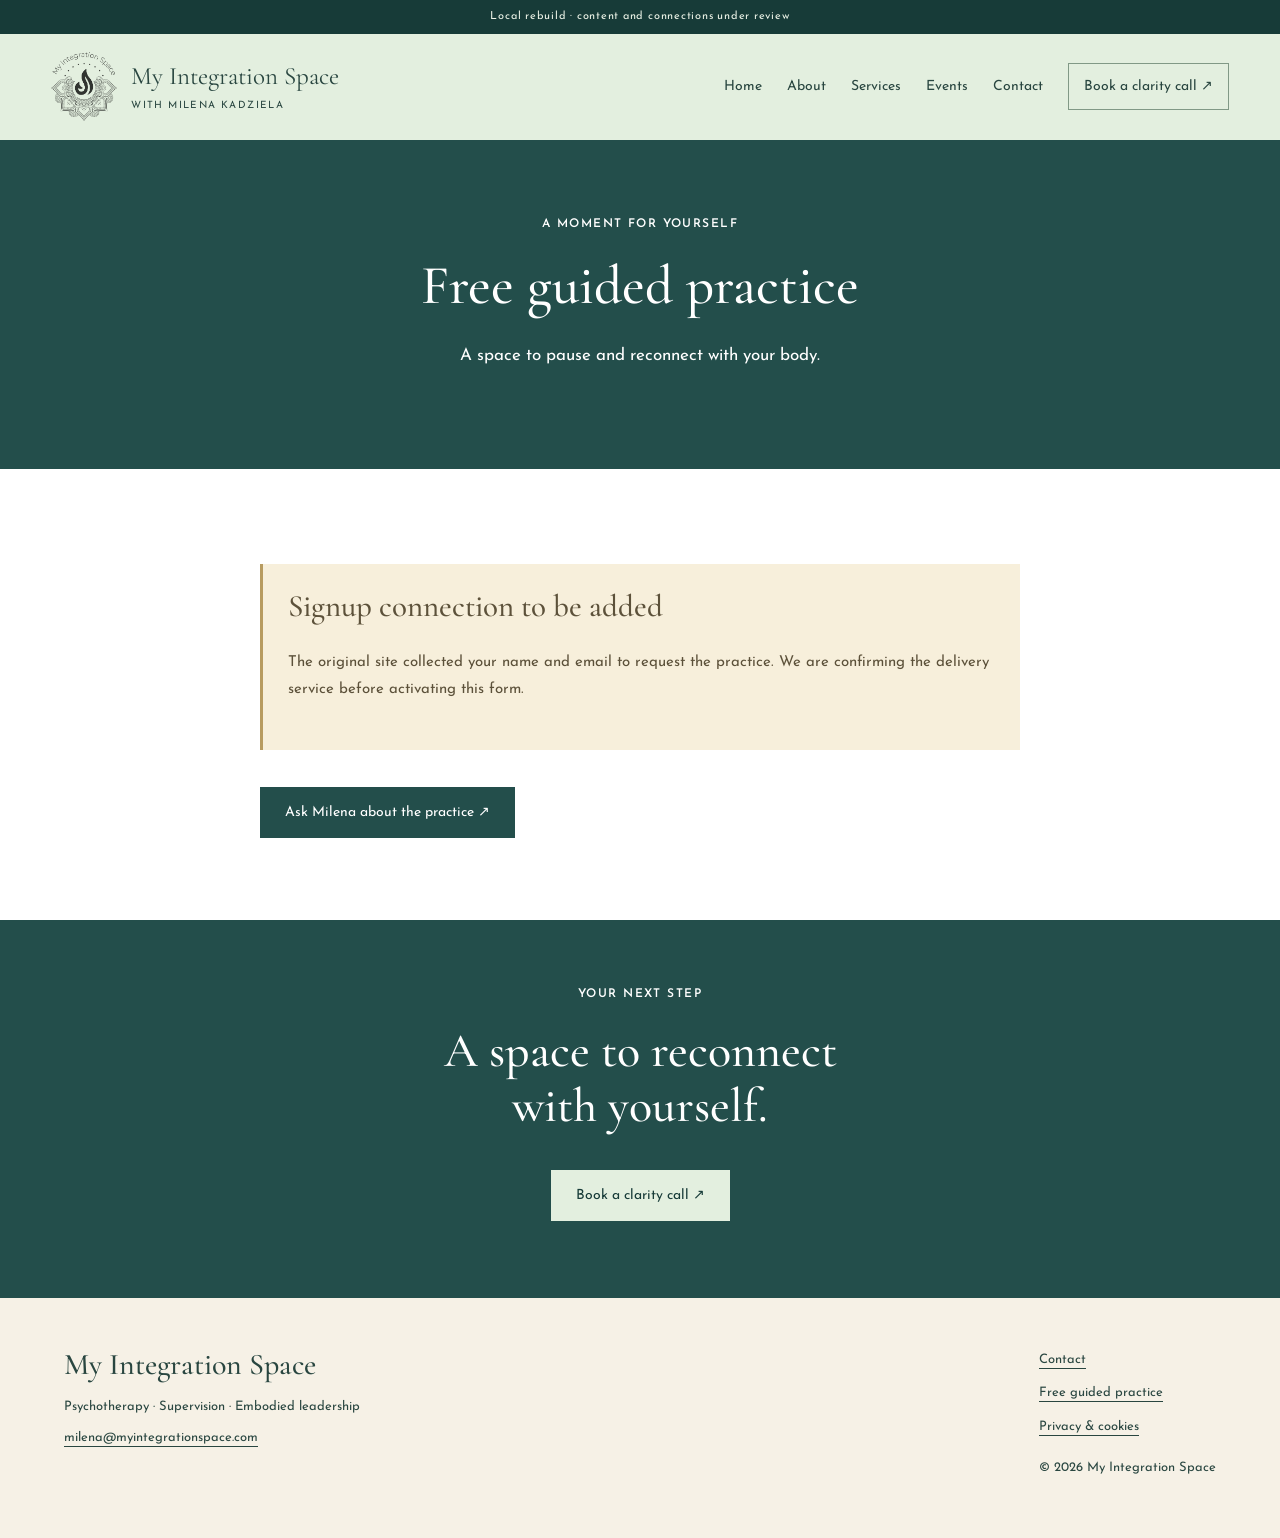
<file: My Integartion Space/form/index.html>
<!doctype html>
<html lang="en">
  <head>
    <meta charset="utf-8">
    <meta name="viewport" content="width=device-width,initial-scale=1">
    <meta name="robots" content="noindex,nofollow">
    <meta name="description" content="Free guided practice — My Integration Space with Milena Kadziela. Psychotherapy, somatic practice, supervision and embodied leadership.">
    <title>Free guided practice | My Integration Space</title>
    <link rel="stylesheet" href="../assets/styles.css">
    <script src="../assets/site.js" defer></script>
    <link rel="icon" type="image/svg+xml" sizes="any" href="../favicon.svg?v=1">
  </head>
  <body class="page-form">
    <a class="skip" href="#main">Skip to content</a>
    <div class="preview-bar">Local rebuild · content and connections under review</div>
    <header class="site-header">
      <a class="brand" href="../index.html">
        <img src="../images/Logo-White-My-Integration-Space-980x1024-1.png" alt="My Integration Space">
        <span>My Integration Space<small>with Milena Kadziela</small>
        </span>
      </a>
      <button class="menu-toggle" aria-expanded="false" aria-controls="navigation" hidden>Menu</button>
      <nav id="navigation" aria-label="Main navigation">
        <a href="../index.html">Home</a>
        <a href="../about-me/index.html">About</a>
        <a href="../services/index.html">Services</a>
        <a href="../events/index.html">Events</a>
        <a href="../contact/index.html">Contact</a>
        <a class="nav-book" href="https://calendly.com/milena-myintegrationspace/20min">Book a clarity call ↗</a>
      </nav>
    </header>
    <main id="main">
      <section class="page-intro">
        <p class="eyebrow">A moment for yourself</p>
        <h1>Free guided practice</h1>
        <p>A space to pause and reconnect with your body.</p>
      </section>
      <section class="content-section">
        <div class="section-inner narrow">
          <aside class="draft-note">
            <h2>Signup connection to be added</h2>
            <p>The original site collected your name and email to request the practice. We are confirming the delivery service before activating this form.</p>
          </aside>
          <a class="button" href="mailto:milena@myintegrationspace.com?subject=Free%20guided%20practice">Ask Milena about the practice ↗</a>
        </div>
      </section>
    </main>
    <section class="closing">
      <p class="eyebrow">Your next step</p>
      <h2>A space to reconnect<br>with yourself.</h2>
      <a class="button" href="https://calendly.com/milena-myintegrationspace/20min">Book a clarity call ↗</a>
    </section>
    <footer class="site-footer">
      <div>
        <h2>My Integration Space</h2>
        <p>Psychotherapy · Supervision · Embodied leadership</p>
        <a href="mailto:milena@myintegrationspace.com">milena@myintegrationspace.com</a>
      </div>
      <div>
        <a href="../contact/index.html">Contact</a>
        <a href="../form/index.html">Free guided practice</a>
        <a href="../privacy/index.html">Privacy &amp; cookies</a>
        <p>© <span data-year>2026</span> My Integration Space</p>
      </div>
    </footer>
  </body>
</html>
</file>
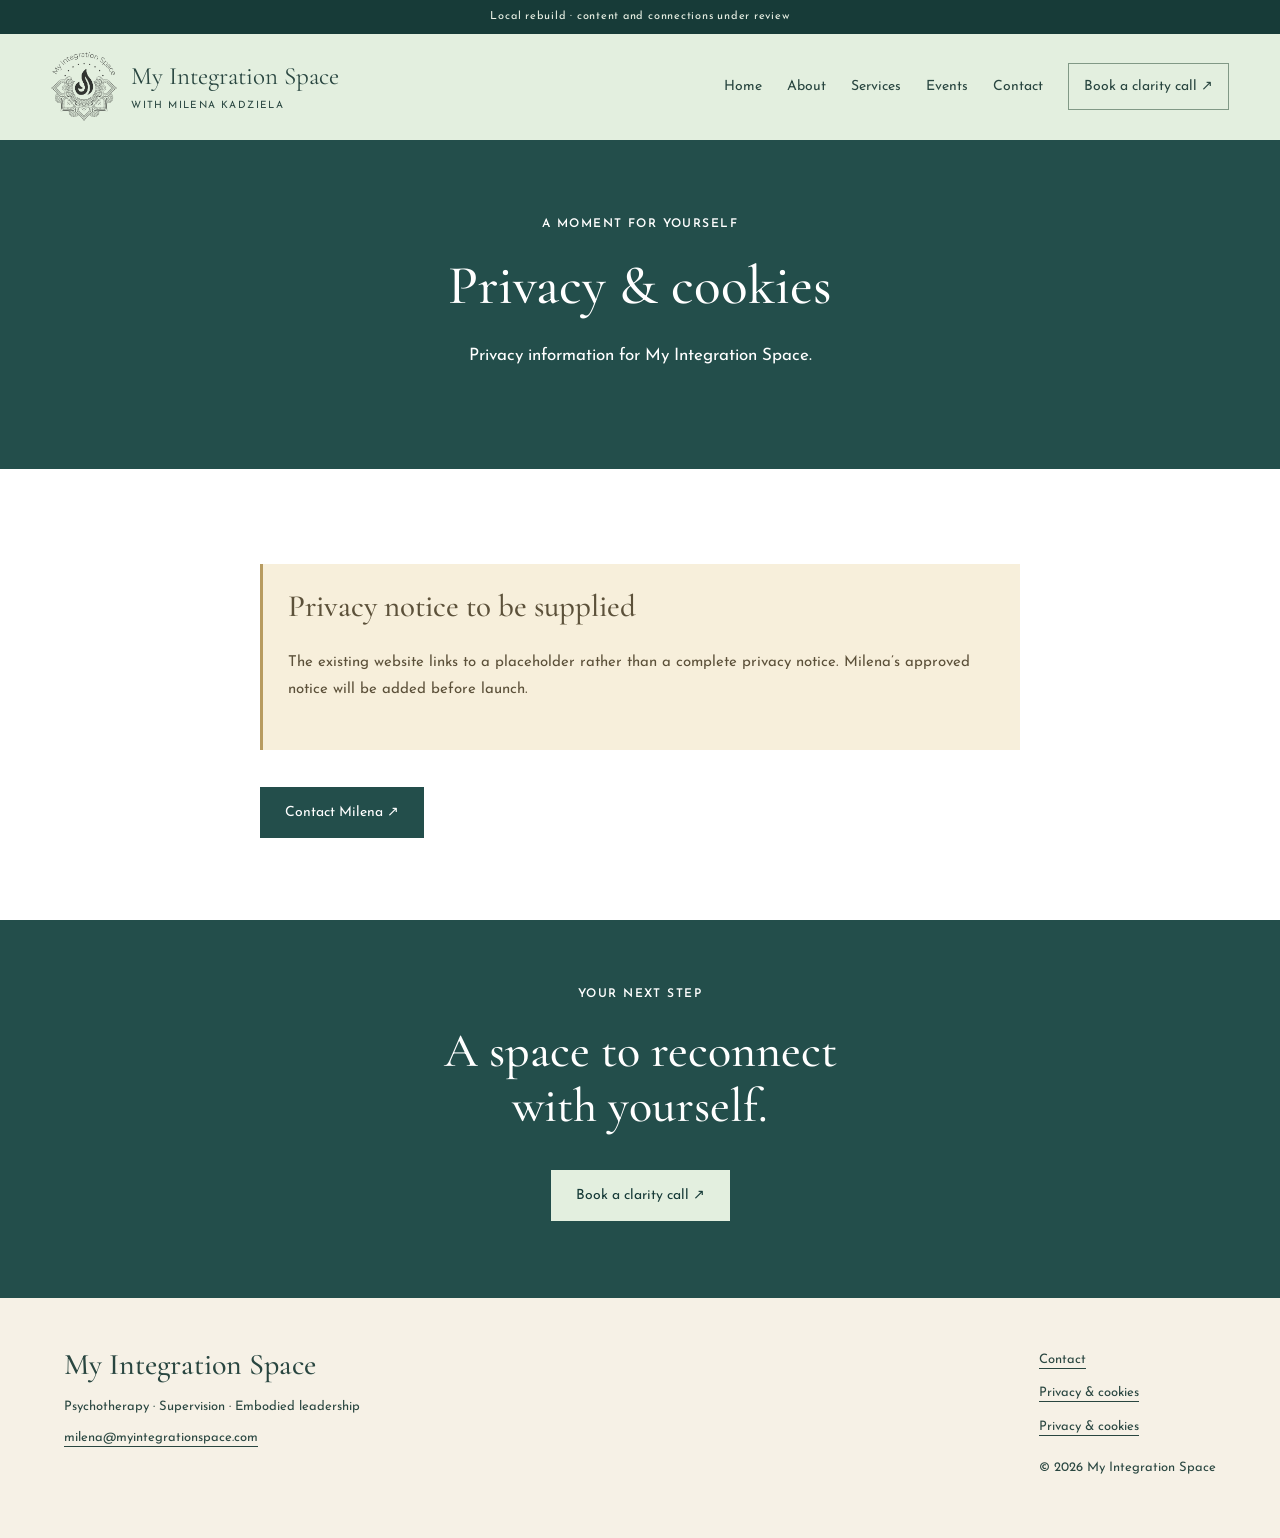
<file: My Integartion Space/privacy/index.html>
<!doctype html>
<html lang="en">
  <head>
    <meta charset="utf-8">
    <meta name="viewport" content="width=device-width,initial-scale=1">
    <meta name="robots" content="noindex,nofollow">
    <meta name="description" content="Privacy &amp; cookies — My Integration Space with Milena Kadziela. Psychotherapy, somatic practice, supervision and embodied leadership.">
    <title>Privacy &amp; cookies | My Integration Space</title>
    <link rel="stylesheet" href="../assets/styles.css">
    <script src="../assets/site.js" defer></script>
    <link rel="icon" type="image/svg+xml" sizes="any" href="../favicon.svg?v=1">
  </head>
  <body class="page-form">
    <a class="skip" href="#main">Skip to content</a>
    <div class="preview-bar">Local rebuild · content and connections under review</div>
    <header class="site-header">
      <a class="brand" href="../index.html">
        <img src="../images/Logo-White-My-Integration-Space-980x1024-1.png" alt="My Integration Space">
        <span>My Integration Space<small>with Milena Kadziela</small>
        </span>
      </a>
      <button class="menu-toggle" aria-expanded="false" aria-controls="navigation" hidden>Menu</button>
      <nav id="navigation" aria-label="Main navigation">
        <a href="../index.html">Home</a>
        <a href="../about-me/index.html">About</a>
        <a href="../services/index.html">Services</a>
        <a href="../events/index.html">Events</a>
        <a href="../contact/index.html">Contact</a>
        <a class="nav-book" href="https://calendly.com/milena-myintegrationspace/20min">Book a clarity call ↗</a>
      </nav>
    </header>
    <main id="main">
      <section class="page-intro">
        <p class="eyebrow">A moment for yourself</p>
        <h1>Privacy &amp; cookies</h1>
        <p>Privacy information for My Integration Space.</p>
      </section>
      <section class="content-section">
        <div class="section-inner narrow">
          <aside class="draft-note">
            <h2>Privacy notice to be supplied</h2>
            <p>The existing website links to a placeholder rather than a complete privacy notice. Milena’s approved notice will be added before launch.</p>
          </aside>
          <a class="button" href="mailto:milena@myintegrationspace.com?subject=Free%20guided%20practice">Contact Milena ↗</a>
        </div>
      </section>
    </main>
    <section class="closing">
      <p class="eyebrow">Your next step</p>
      <h2>A space to reconnect<br>with yourself.</h2>
      <a class="button" href="https://calendly.com/milena-myintegrationspace/20min">Book a clarity call ↗</a>
    </section>
    <footer class="site-footer">
      <div>
        <h2>My Integration Space</h2>
        <p>Psychotherapy · Supervision · Embodied leadership</p>
        <a href="mailto:milena@myintegrationspace.com">milena@myintegrationspace.com</a>
      </div>
      <div>
        <a href="../contact/index.html">Contact</a>
        <a href="../form/index.html">Privacy &amp; cookies</a>
        <a href="../privacy/index.html">Privacy &amp; cookies</a>
        <p>© <span data-year>2026</span> My Integration Space</p>
      </div>
    </footer>
  </body>
</html>
</file>
<file: My Integartion Space/assets/styles.css>
@import url('https://fonts.googleapis.com/css2?family=Cormorant+Garamond:wght@400;500;600&family=Josefin+Sans:wght@400;500;600&display=swap');
:root{--forest:#234e4b;--deep:#173b38;--sage:#e3efdf;--pale:#f2f6ef;--cream:#f6f1e6;--ink:#294640;--muted:#5e7068;--gold:#b99c62;--line:#ccd9cd;--serif:'Cormorant Garamond',Georgia,serif;--sans:'Josefin Sans',Arial,sans-serif}*{box-sizing:border-box}html{scroll-behavior:smooth;scroll-padding-top:110px}body{margin:0;background:#fff;color:var(--ink);font-family:var(--sans);font-size:17px;line-height:1.8}h1,h2,h3,h4,h5,h6{font-family:var(--serif);font-weight:500;line-height:1.15;margin:0 0 24px;overflow-wrap:break-word}h1{font-size:clamp(40px,4.3vw,66px)}h2{font-size:clamp(32px,3.2vw,49px)}h3{font-size:30px}h4{font-size:25px}p{margin:0 0 22px}a{color:inherit;text-underline-offset:5px}a:hover{color:#94773d}img{display:block;max-width:100%}button{font:inherit}ul,ol{padding-left:24px}li{padding-left:5px;margin-bottom:12px}.eyebrow{font-family:var(--sans);font-size:12px;font-weight:600;line-height:1.6;letter-spacing:.12em;margin:0 0 20px;text-transform:uppercase}.preview-bar{background:var(--deep);text-align:center;padding:7px 18px;font-size:11px;letter-spacing:.07em;color:#edf4e8}.site-header{background:var(--sage);display:flex;align-items:center;justify-content:space-between;gap:30px;padding:18px max(4vw,22px)}.brand{display:flex;align-items:center;gap:14px;text-decoration:none;flex-shrink:0}.brand img{width:66px;height:70px;object-fit:contain;filter:brightness(0);opacity:.78}.brand>span{font-family:var(--serif);font-size:25px;line-height:1.1}.brand small{font-family:var(--sans);font-size:10px;letter-spacing:.14em;display:block;margin-top:9px;text-transform:uppercase}nav{display:flex;gap:25px;align-items:center}nav>a{font-size:14px;text-decoration:none;white-space:nowrap}nav>a[aria-current]{border-bottom:1px solid var(--forest)}.nav-book{padding:10px 15px;border:1px solid #819986}.menu-toggle{border:1px solid #819986;background:transparent;padding:8px 15px;color:var(--ink)}.skip{position:absolute;left:15px;top:-100px;background:var(--deep);color:white;padding:12px;z-index:10}.skip:focus{top:10px}:focus-visible{outline:3px solid #b98f49;outline-offset:5px}.content-section{padding:70px max(5vw,24px)}.section-inner{max-width:1180px;margin:auto}.section-inner>.flow{max-width:950px;margin:auto}.section-inner.narrow{max-width:760px}.layout{display:grid;gap:clamp(28px,5vw,75px);align-items:center}.cols-2{grid-template-columns:repeat(2,minmax(0,1fr))}.cols-3{grid-template-columns:repeat(3,minmax(0,1fr));gap:30px}.cols-4{grid-template-columns:repeat(4,minmax(0,1fr));gap:24px}.column{min-width:0}.flow>*:last-child,.column>*:last-child{margin-bottom:0}.flow>.layout{margin-top:35px}.rich-text{overflow-wrap:anywhere}.rich-text:empty{display:none}.rich-text p:last-child{margin-bottom:24px}.button{display:inline-flex;justify-content:center;align-items:center;gap:24px;text-decoration:none;background:var(--forest);color:white;border:1px solid var(--forest);padding:14px 24px;line-height:1.5;font-size:14px;margin:12px 0;transition:background .2s}.button:hover{background:var(--deep);color:#fff}.button.secondary{background:transparent;color:var(--forest)}.hero{background:var(--forest);color:#f7f8ef;padding-top:65px;padding-bottom:65px;position:relative;isolation:isolate}.hero:before{content:'';position:absolute;inset:0;opacity:.09;z-index:-1;background:radial-gradient(ellipse at 0 100%,#c8dda4 0,transparent 60%),repeating-linear-gradient(135deg,transparent 0 75px,#e5edd5 76px,transparent 77px 130px)}.hero h2{font-size:clamp(27px,2.6vw,38px);line-height:1.3}.hero .eyebrow{font-size:16px;letter-spacing:.025em;text-transform:none;max-width:700px}.hero .button{background:var(--sage);color:var(--deep);border-color:var(--sage)}.hero .photo{border-radius:240px 240px 4px 4px;overflow:hidden}.hero .photo img{height:570px;object-fit:cover}.hero .missing-caption{color:var(--ink)}.photo{margin:0 0 25px;position:relative;min-height:80px;background:var(--sage)}.photo img{width:100%;height:auto;max-height:650px;object-fit:cover}.photo.is-missing{min-height:300px;display:grid;place-items:center;border:1px dashed #9bb4a0;background:linear-gradient(135deg,#e7eee0,#c8d9cb);padding:35px;color:var(--ink)}.photo.is-missing:before{content:'✧';font-size:65px;font-family:var(--serif);color:#829883}.missing-caption{font-family:var(--serif);font-size:28px;text-align:center}.missing-caption span{display:block;font-family:var(--sans);font-size:12px;overflow-wrap:anywhere;margin-top:14px}.missing-caption[hidden]{display:none}.photo.is-missing img{display:none}.sage-section{background:var(--pale)}.cream-section{background:var(--cream)}.review-section{background:var(--sage)}.review-section .eyebrow,.review-section h2{text-align:center}.review-section .photo{max-width:240px;margin:auto;border-radius:150px;overflow:hidden}.testimonial{margin:0;padding:30px 0;font-size:18px;line-height:1.85;position:relative}.testimonial>p{white-space:pre-line}.quote-mark{font-family:var(--serif);font-size:85px;line-height:.7;color:#8d9f7b;display:block;margin-bottom:20px}.testimonial footer{font-size:14px}.testimonial footer strong,.testimonial footer span{display:block}.testimonial footer span{font-size:12px;color:var(--muted);margin-top:6px}.service-card{padding:18px 0}.service-card h3 h3,.service-card h3 h4,.service-card h3 h5{font-size:inherit;margin:0}.service-card h3 a{text-decoration:none}.service-card p{font-size:16px}.check-list{list-style:none;padding:0}.check-list li{position:relative;padding-left:26px}.check-list li:before{content:'✧';color:#77925f;position:absolute;left:0}.gallery{display:grid;grid-template-columns:repeat(3,minmax(0,1fr));gap:16px;margin:30px 0}.gallery img{height:270px;object-fit:cover}.gallery .is-missing{min-height:240px;padding:16px}.gallery .missing-caption{font-size:22px}.page-intro{padding:75px max(6vw,24px);text-align:center;background:var(--forest);color:white}.page-intro p{max-width:700px;margin-left:auto;margin-right:auto}.draft-note{background:#f7efdb;border-left:3px solid #b79b60;padding:25px;margin:25px 0;color:#5c513a;font-size:15px}.draft-note h2{font-size:31px}.anchor{display:block;scroll-margin-top:110px}.map-link{display:block;padding:45px;background:var(--sage);text-align:center}.closing{text-align:center;background:var(--forest);color:white;padding:65px 24px}.closing h2{font-size:48px}.closing .button{background:var(--sage);border-color:var(--sage);color:var(--deep)}.site-footer{display:flex;justify-content:space-between;gap:40px;padding:50px max(5vw,24px);background:var(--cream);font-size:13px}.site-footer h2{font-size:30px;margin-bottom:12px}.site-footer>div:last-child{display:flex;flex-direction:column;gap:10px}.site-footer p{margin:8px 0}.page-services .content-section:has(#philosophy){background:var(--forest);color:white}.page-services h3[id]{font-size:35px;border-bottom:1px solid var(--line);padding-bottom:15px}.page-home .hero .rich-text{font-size:18px}.page-events .photo{max-width:600px;margin:auto}.page-contact .layout.cols-4{align-items:start}
@media(min-width:1500px){.site-header{padding-left:max(5vw,calc((100vw - 1320px)/2));padding-right:max(5vw,calc((100vw - 1320px)/2))}}
@media(max-width:1100px){.brand>span{display:none}nav{gap:20px}.cols-4{grid-template-columns:repeat(2,minmax(0,1fr))}.hero .photo img{height:490px}}
@media(max-width:740px){body{font-size:16px}.site-header{flex-wrap:wrap;padding:14px 22px;gap:12px}.brand>span{display:block;font-size:22px}.brand img{width:48px;height:52px}.menu-toggle:not([hidden]){display:block}nav{width:100%;flex-wrap:wrap;gap:15px 24px;padding:14px 0}nav[data-collapsed='true']{display:none}.content-section{padding:45px 24px}.layout.cols-2,.layout.cols-3,.layout.cols-4{grid-template-columns:1fr;gap:30px}.hero{padding-top:45px}.hero h1{font-size:43px}.hero h2{font-size:28px}.hero .photo{max-width:430px;margin:10px auto}.hero .photo img{height:460px}.hero .eyebrow{font-size:15px}.photo img{max-height:530px}.review-section .photo{max-width:180px}.testimonial{font-size:16px;padding:15px 0}.gallery{grid-template-columns:repeat(2,minmax(0,1fr))}.gallery img{height:200px}.gallery .missing-caption span{font-size:10px}.site-footer{flex-direction:column;padding:40px 24px;gap:20px}.page-intro{padding:50px 24px}.closing{padding:50px 24px}.closing h2{font-size:39px}.button{max-width:100%;text-align:center}.preview-bar{font-size:10px}}
@media(prefers-reduced-motion:reduce){html{scroll-behavior:auto}*{transition:none!important}}
.lead{font-family:var(--serif);font-size:clamp(23px,2.1vw,31px);line-height:1.55}.rich-text h3{font-size:25px;line-height:1.5}.service-nav{padding:20px 24px;justify-content:center;flex-wrap:wrap;background:var(--sage);gap:15px 30px}.service-nav a{font-size:14px}.unavailable-link{display:inline-block;padding:12px 0;font-size:14px;color:var(--muted);border-bottom:1px solid var(--line)}
@media(max-width:440px){.brand img{width:40px;height:45px}.brand>span{font-size:19px}.brand small{font-size:8px;letter-spacing:.1em}.brand{gap:9px}.menu-toggle{font-size:13px;padding:7px 10px}.site-header{column-gap:8px}.hero h1{font-size:38px}}
</file>
